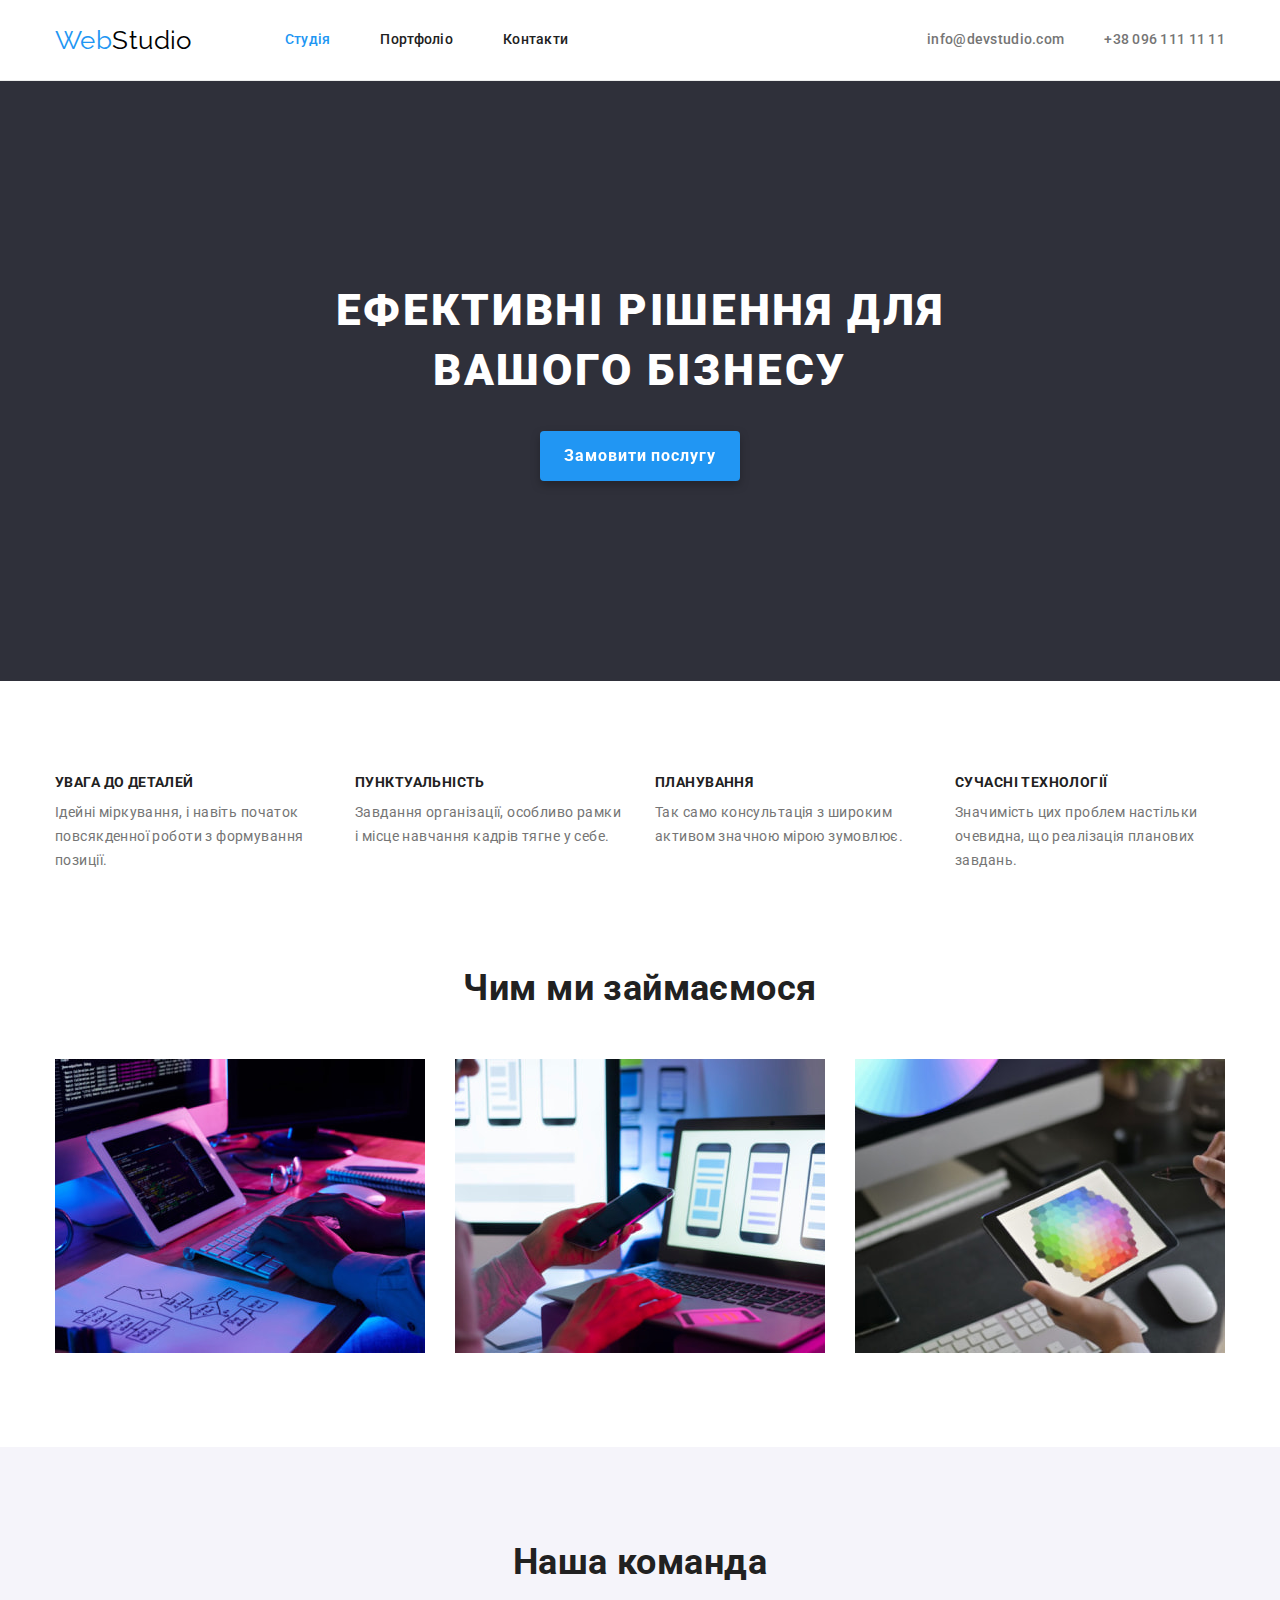
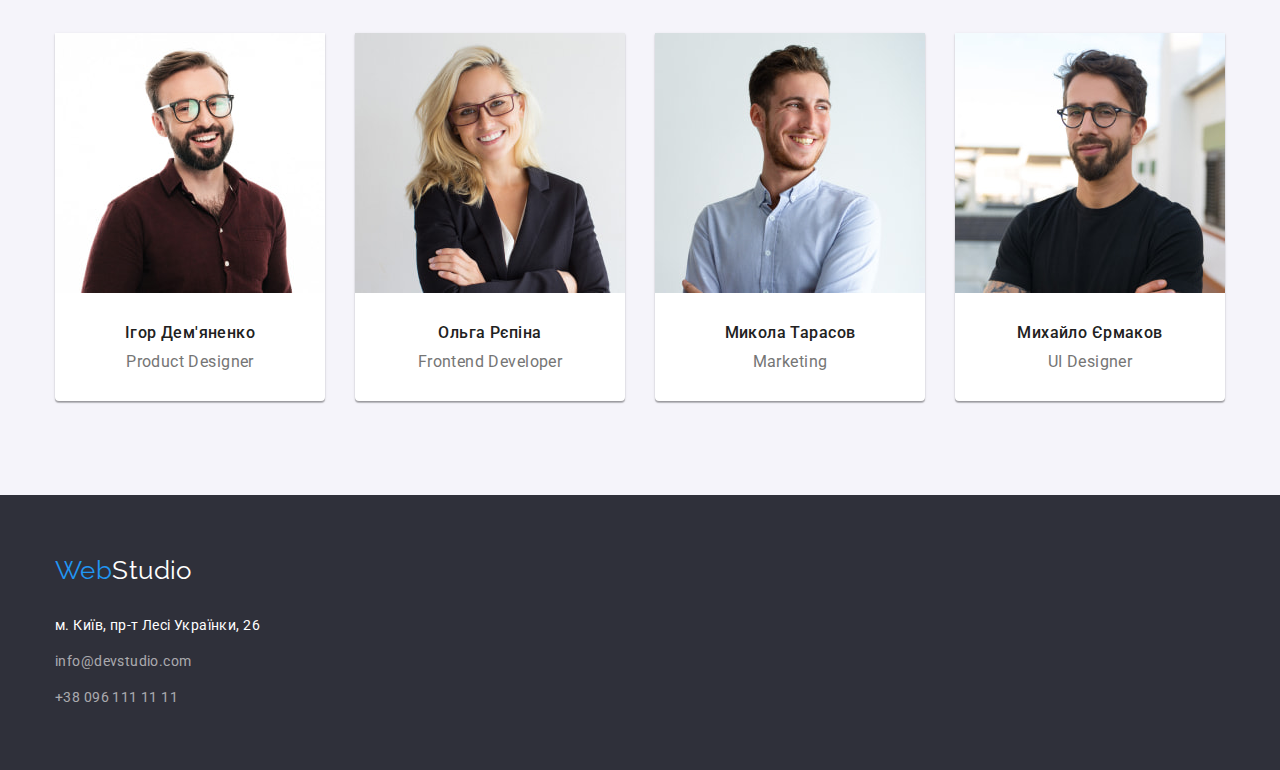
<file: index.html>
<!DOCTYPE html>
<html lang="uk">
  <head>
    <meta charset="UTF-8" />
    <meta http-equiv="X-UA-Compatible" content="IE=edge" />
    <meta name="viewport" content="width=device-width, initial-scale=1.0" />
    <title>Веб студія</title>
    <link rel="preconnect" href="https://fonts.googleapis.com" />
    <link rel="preconnect" href="https://fonts.gstatic.com" crossorigin />
    <link
      href="https://fonts.googleapis.com/css2?family=Raleway:wght@700&family=Roboto:wght@400;500;700;900&display=swap"
      rel="stylesheet"
    />
    <link
      rel="stylesheet"
      href="https://cdnjs.cloudflare.com/ajax/libs/modern-normalize/1.1.0/modern-normalize.min.css"
    />
    <link rel="stylesheet" href="./css/styles.css" />
  </head>
  <body>
    <!-- Шапка -->

    <header class="header">
      <div class="container flex">
        <nav class="nav">
          <a href="./index.html" class="logo link"
            >Web<span class="logo-item">Studio</span></a
          >

          <ul class="nav-list list">
            <li class="item">
              <a href="./index.html" class="link current">Студія</a>
            </li>
            <li class="item">
              <a href="./portfolio.html" class="link">Портфоліо</a>
            </li>
            <li class="item"><a href="" class="link">Контакти</a></li>
          </ul>
        </nav>

        <ul class="header-contact list">
          <li class="item">
            <a href="mailto:info@devstudio.com" class="link"
              >info@devstudio.com</a
            >
          </li>
          <li class="item">
            <a href="tel:+380961111111" class="link">+38 096 111 11 11</a>
          </li>
        </ul>
      </div>
    </header>

    <main>
      <!-- Герой -->

      <section class="hero">
        <div class="container">
          <h1 class="hero-title">Ефективні рішення для вашого бізнесу</h1>
          <button type="button" class="button primary">Замовити послугу</button>
        </div>
      </section>

      <!-- Друга секція Якості-->

      <section class="section">
        <div class="container">
          <h2 class="section-title visually-hidden">Особливості організації</h2>

          <ul class="qualities-list list">
            <li class="item">
              <h3 class="title">Увага до деталей</h3>
              <p class="text">
                Ідейні міркування, і навіть початок повсякденної роботи з
                формування позиції.
              </p>
            </li>
            <li class="item">
              <h3 class="title">Пунктуальність</h3>
              <p class="text">
                Завдання організації, особливо рамки і місце навчання кадрів
                тягне у себе.
              </p>
            </li>
            <li class="item">
              <h3 class="title">Планування</h3>
              <p class="text">
                Так само консультація з широким активом значною мірою зумовлює.
              </p>
            </li>
            <li class="item">
              <h3 class="title">Сучасні технології</h3>
              <p class="text">
                Значимість цих проблем настільки очевидна, що реалізація
                планових завдань.
              </p>
            </li>
          </ul>
        </div>
      </section>

      <!-- Третя секція Профіль-->

      <section class="section indent">
        <div class="container">
          <h2 class="section-title">Чим ми займаємося</h2>

          <ul class="profile list">
            <li class="item">
              <img
                class="image"
                src="./images/img_1.jpg"
                alt="Десктопні додатки"
                width="370"
              />
            </li>
            <li class="item">
              <img
                class="image"
                src="./images/img_2.jpg"
                alt="Мобільні додатки"
                width="370"
              />
            </li>
            <li class="item">
              <img
                class="image"
                src="./images/img_3.jpg"
                alt="Дизайнерські рішення"
                width="370"
              />
            </li>
          </ul>
        </div>
      </section>

      <!-- Четверта секція Команда-->

      <section class="section team-bg">
        <div class="container">
          <h2 class="section-title indent">Наша команда</h2>

          <ul class="team-list list">
            <li class="item">
              <img
                class="image"
                src="./images/fotoPorductDesinger.jpg"
                alt="Фото Ігора Дем'яненко"
                width="270"
              />
              <div class="item-body">
                <h3 class="title">Ігор Дем'яненко</h3>
                <p class="text" lang="en">Product Designer</p>
              </div>
            </li>
            <li class="item">
              <img
                class="image"
                src="./images/fotoFrontendDeveloper.jpg"
                alt="Фото Ольгі Рєпіна"
                width="270"
              />
              <div class="item-body">
                <h3 class="title">Ольга Рєпіна</h3>
                <p class="text" lang="en">Frontend Developer</p>
              </div>
            </li>
            <li class="item">
              <img
                class="image"
                src="./images/fotoMarketing.jpg"
                alt="Фото Миколи Тарасова"
                width="270"
              />
              <div class="item-body">
                <h3 class="title">Микола Тарасов</h3>
                <p class="text" lang="en">Marketing</p>
              </div>
            </li>
            <li class="item">
              <img
                class="image"
                src="./images/fotoUIDesigner.jpg"
                alt="Фото Михайло Єрмакова"
                width="270"
              />
              <div class="item-body">
                <h3 class="title">Михайло Єрмаков</h3>
                <p class="text" lang="en">UI Designer</p>
              </div>
            </li>
          </ul>
        </div>
      </section>
    </main>

    <!-- Футер -->

    <footer class="footer">
      <div class="container">
        <a href="./index.html" class="logo indent"
          >Web<span class="logo-item">Studio</span></a
        >

        <address class="address">
          м. Київ, пр-т Лесі Українки, 26
          <ul class="address-contact list">
            <li class="item">
              <a href="mailto:info@devstudio.com" class="link"
                >info@devstudio.com</a
              >
            </li>
            <li class="item">
              <a href="tel:+380961111111" class="link">+38 096 111 11 11</a>
            </li>
          </ul>
        </address>
      </div>
    </footer>
  </body>
</html>
</file>
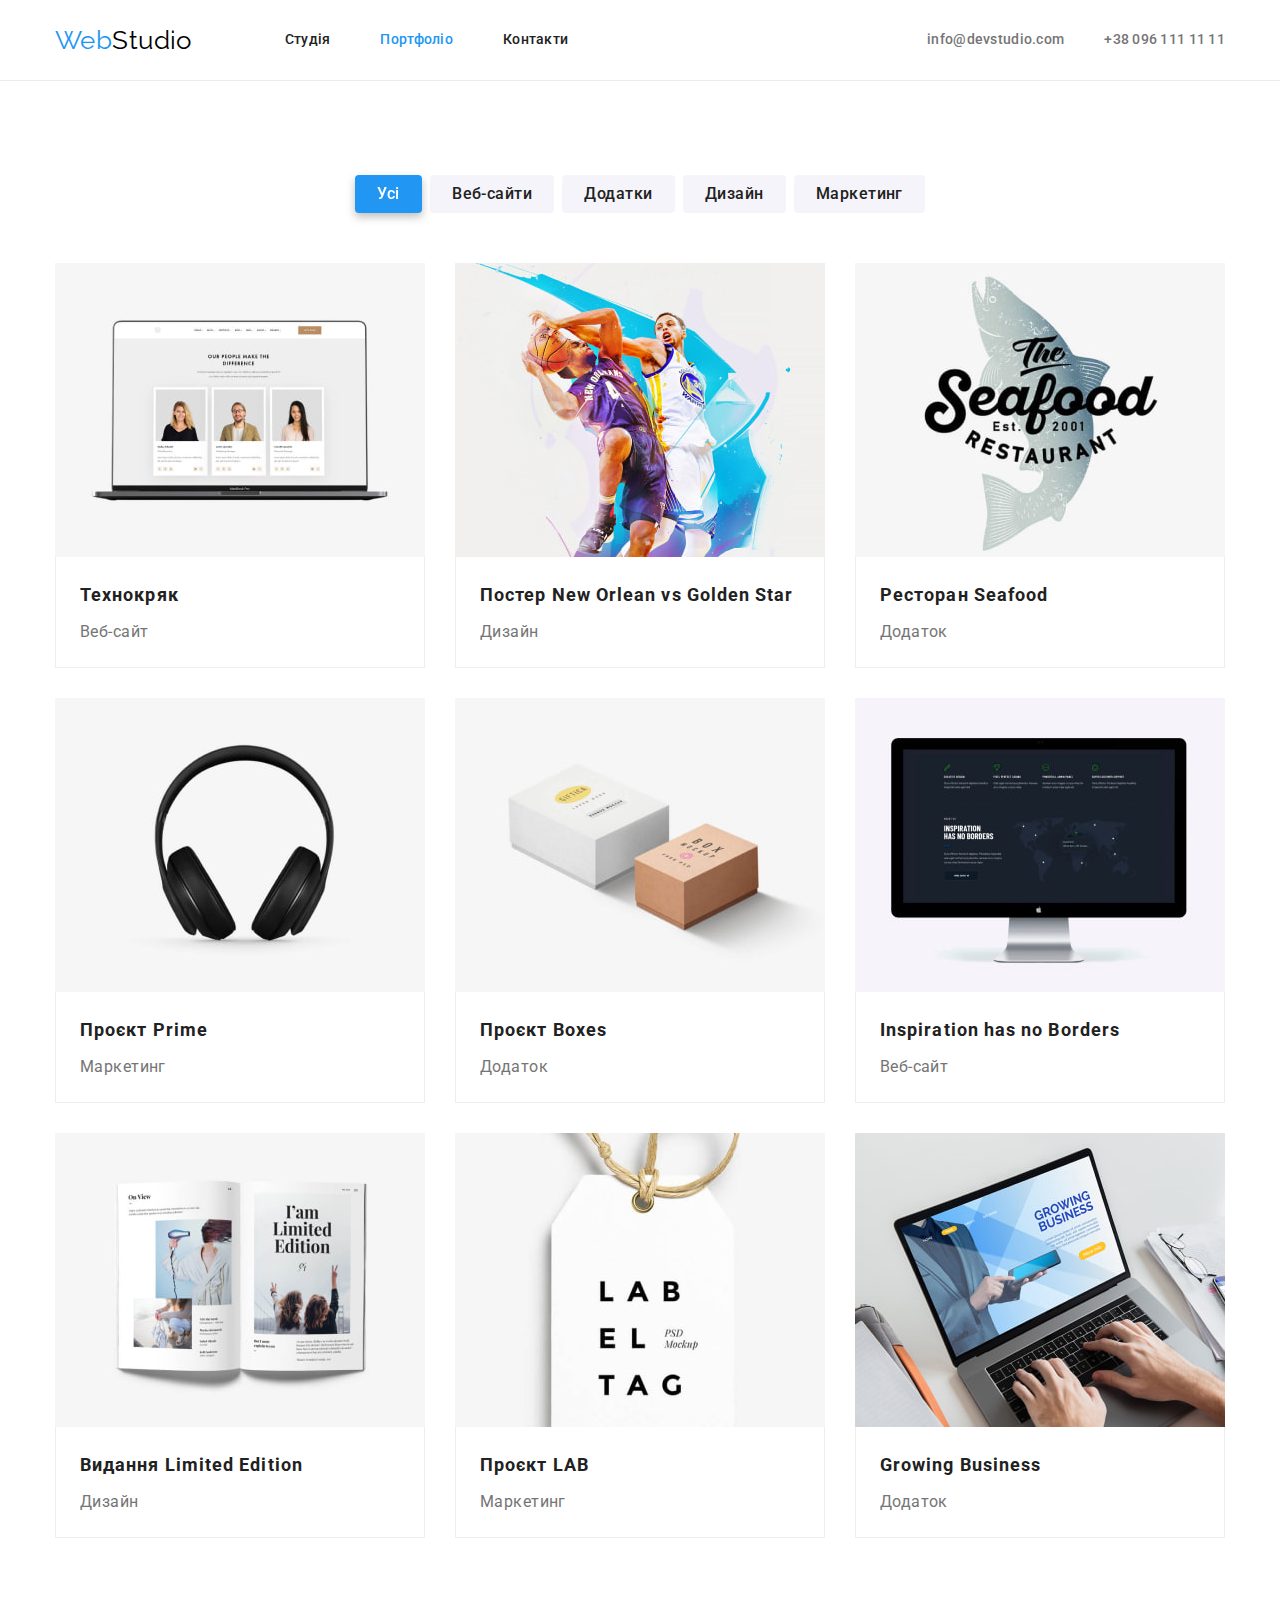
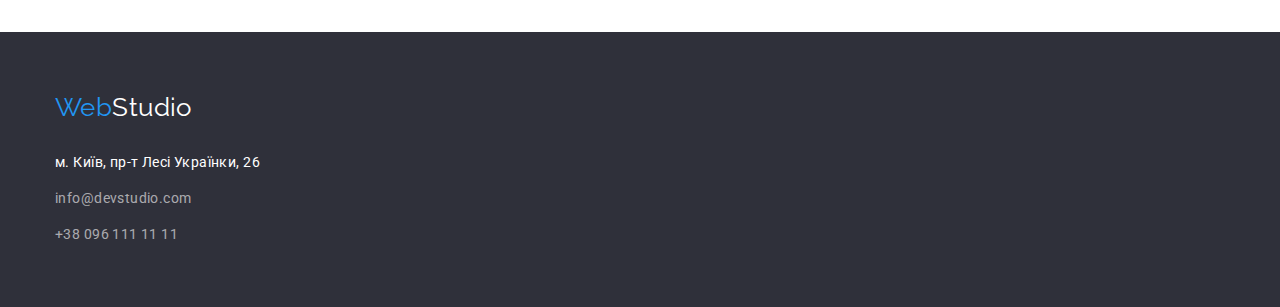
<file: portfolio.html>
<!DOCTYPE html>
<html lang="uk">
  <head>
    <meta charset="UTF-8" />
    <meta http-equiv="X-UA-Compatible" content="IE=edge" />
    <meta name="viewport" content="width=device-width, initial-scale=1.0" />
    <title>Портфоліо</title>
    <link rel="preconnect" href="https://fonts.googleapis.com" />
    <link rel="preconnect" href="https://fonts.gstatic.com" crossorigin />
    <link
      href="https://fonts.googleapis.com/css2?family=Raleway:wght@700&family=Roboto:wght@400;500;700;900&display=swap"
      rel="stylesheet"
    />
    <link
      rel="stylesheet"
      href="https://cdnjs.cloudflare.com/ajax/libs/modern-normalize/1.1.0/modern-normalize.min.css"
    />
    <link rel="stylesheet" href="./css/styles.css" />
  </head>
  <body>
    <!-- Шапка -->

    <header class="header">
      <div class="container flex">
        <nav class="nav">
          <a href="./index.html" class="logo link"
            >Web<span class="logo-item">Studio</span></a
          >

          <ul class="nav-list list">
            <li class="item"><a href="./index.html" class="link">Студія</a></li>
            <li class="item">
              <a href="./portfolio.html" class="link current">Портфоліо</a>
            </li>
            <li class="item"><a href="" class="link">Контакти</a></li>
          </ul>
        </nav>
        <ul class="header-contact list">
          <li class="item">
            <a href="mailto:info@devstudio.com" class="link"
              >info@devstudio.com</a
            >
          </li>
          <li class="item">
            <a href="tel:+380961111111" class="link">+38 096 111 11 11</a>
          </li>
        </ul>
      </div>
    </header>

    <!--  Портфоліо  -->

    <main>
      <section class="section">
        <div class="container">
          <h1  class="section-title visually-hidden">Портфоліо</h1>

          <!-- Фільтр -->

          <ul class="filter list">
            <li class="item">
              <button type="button" class="button portfolio current">
                Усі
              </button>
            </li>
            <li class="item">
              <button type="button" class="button portfolio">Веб-сайти</button>
            </li>
            <li class="item">
              <button type="button" class="button portfolio">Додатки</button>
            </li>
            <li class="item">
              <button type="button" class="button portfolio">Дизайн</button>
            </li>
            <li class="item">
              <button type="button" class="button portfolio">Маркетинг</button>
            </li>
          </ul>

          <!-- Роботи -->

          <ul class="works-list list">
            <li class="item">
              <a class="link" href="">
                <img
                  src="./images/technocrack.jpg"
                  class="image"
                  alt="Технокряк"
                  width="370"
                />
                <div class="frame">
                  <h2 class="title">Технокряк</h2>
                  <p class="text">Веб-сайт</p>
                </div>
              </a>
            </li>
            <li class="item">
              <a class="link" href="">
                <img
                  src="./images/basketball.jpg"
                  class="image"
                  alt="Постер Нью-Орлеан проти Голден Стар"
                  width="370"
                />
                <div class="frame">
                  <h2 class="title">Постер New Orlean vs Golden Star</h2>
                  <p class="text">Дизайн</p>
                </div>
              </a>
            </li>
            <li class="item">
              <a class="link" href="">
                <img
                  src="./images/seafood.jpg"
                  class="image"
                  alt="Ресторан морської їжі"
                  width="370"
                />
                <div class="frame">
                  <h2 class="title">Ресторан Seafood</h2>
                  <p class="text">Додаток</p>
                </div>
              </a>
            </li>
            <li class="item">
              <a class="link" href="">
                <img
                  src="./images/prime.jpg"
                  class="image"
                  alt="Проєкт Прайм"
                  width="370"
                />
                <div class="frame">
                  <h2 class="title">Проєкт Prime</h2>
                  <p class="text">Маркетинг</p>
                </div>
              </a>
            </li>
            <li class="item">
              <a class="link" href="">
                <img
                  src="./images/boxes.jpg"
                  class="image"
                  alt="Проєкт Коробки"
                  width="370"
                />
                <div class="frame">
                  <h2 class="title">Проєкт Boxes</h2>
                  <p class="text">Додаток</p>
                </div>
              </a>
            </li>
            <li class="item">
              <a class="link" href="">
                <img
                  class="image"
                  src="./images/inspiration.jpg"
                  alt="Натхнення не має кордонів"
                  width="370"
                />
                <div class="frame">
                  <h2 class="title" lang="en">Inspiration has no Borders</h2>
                  <p class="text">Веб-сайт</p>
                </div>
              </a>
            </li>
            <li class="item">
              <a class="link" href="">
                <img
                  class="image"
                  src="./images/edition.jpg"
                  alt="Обмежене видання"
                  width="370"
                />
                <div class="frame">
                  <h2 class="title">Видання Limited Edition</h2>
                  <p class="text">Дизайн</p>
                </div>
              </a>
            </li>
            <li class="item">
              <a class="link" href="">
                <img
                  src="./images/lab.jpg"
                  class="image"
                  alt="Проєкт Лаб"
                  width="370"
                />
                <div class="frame">
                  <h2 class="title">Проєкт LAB</h2>
                  <p class="text">Маркетинг</p>
                </div>
              </a>
            </li>
            <li class="item">
              <a class="link" href="">
                <img
                  class="image"
                  src="./images/business.jpg"
                  alt="Зростаючий бізнес"
                  width="370"
                />
                <div class="frame">
                  <h2 class="title" lang="en">Growing Business</h2>
                  <p class="text">Додаток</p>
                </div>
              </a>
            </li>
          </ul>
        </div>
      </section>
    </main>

    <!-- Футер -->

    <footer class="footer">
      <div class="container">
        <a href="./index.html" class="logo indent"
          >Web<span class="logo-item">Studio</span></a
        >

        <address class="address">
          м. Київ, пр-т Лесі Українки, 26
          <ul class="address-contact list">
            <li class="item">
              <a href="mailto:info@devstudio.com" class="link"
                >info@devstudio.com</a
              >
            </li>
            <li class="item">
              <a href="tel:+380961111111" class="link">+38 096 111 11 11</a>
            </li>
          </ul>
        </address>
      </div>
    </footer>
  </body>
</html>
</file>
<file: css/styles.css>
/* колір основного тексту #212121 */
/* колір заголовків #212121 */
/* вторинний колір тексту #757575 */
/* колір основного фону #FFFFFF */
/* вторинний колір фону #2f303a */
/* акцент #2196F3 */

:root {
  --primary-text-color: #757575;
  --title-text-color: #212121;
  --accent-color: #2196f3;
  --primary-white-color: #ffffff;
  --secondary-background-color: #2f303a;
  --third-background-color: #f5f4fa;
  --black-color: #000000;
  --transparent-white-color: rgba(255, 255, 255, 0.6);
  --curiousblue-color: #188ce8;
  --gallery-color: #eeeeee;
  --shadow-color: rgba(0, 0, 0, 0.25);
}

body {
  background-color: var(--primary-white-color);
  color: var(--primary-text-color);

  font-family: "Roboto", sans-serif;
  font-size: 14px;
  line-height: 1.71;
  letter-spacing: 0.03em;
}

.image {
  display: block;
}

.container {
  width: 1200px;
  margin-left: auto;
  margin-right: auto;
  padding-left: 15px;
  padding-right: 15px;
}

.list {
  margin: 0;
  padding: 0;
  list-style: none;
}

/* Логотип */

.logo {
  color: var(--accent-color);

  font-family: "Raleway", sans-serif;
  font-size: 26px;
  line-height: 1.19;
  text-decoration: none;
}
.container.flex {
  display: flex;
  justify-content: space-between;
  align-items: center;
}
.header {
  border-bottom: 1px solid #ececec;
}
.header .logo-item {
  color: var(--black-color);
}

/*  Навігація  */
.nav {
  display: flex;
  align-items: center;
}
.nav-list,
.header-contact {
  display: flex;

  font-weight: 500;
  line-height: 1.14;
  letter-spacing: 0.02em;
}
.nav-list {
  margin-left: 93px;
}
.nav-list .item:not(:last-child) {
  margin-right: 50px;
}
.nav-list .link {
  display: block;
  padding-top: 32px;
  padding-bottom: 32px;

  color: var(--title-text-color);
  text-decoration: none;
}

.nav-list .link.current {
  color: var(--accent-color);
}
.header-contact .item + .item {
  margin-left: 40px;
}
.header-contact .link {
  padding-top: 32px;
  padding-bottom: 32px;

  color: var(--primary-text-color);
  text-decoration: none;
}

/*  Герой  */

.hero {
  padding-top: 200px;
  padding-bottom: 200px;

  background-color: var(--secondary-background-color);
  text-align: center;
}
.hero-title {
  max-width: 696px;
  margin-top: 0;
  margin-bottom: 30px;
  margin-left: auto;
  margin-right: auto;

  color: var(--primary-white-color);

  font-weight: 900;
  font-size: 44px;
  line-height: 1.36;
  letter-spacing: 0.06em;
  text-transform: uppercase;
}

/*  Секція  */

.section {
  padding-bottom: 94px;
  padding-top: 94px;
}
.section.indent {
  padding-top: 0;
}
.section-title {
  margin-top: 0;
  margin-bottom: 0;

  color: var(--title-text-color);

  font-weight: 700;
  font-size: 36px;
  line-height: 1.17;
  text-align: center;
}
.visually-hidden {
  position: absolute;
  width: 1px;
  height: 1px;
  margin: -1px;
  border: 0;
  padding: 0;

  white-space: nowrap;
  clip-path: inset(100%);
  clip: rect(0 0 0 0);
  overflow: hidden;
}
.section .section-title {
  margin-bottom: 50px;
}

/*  Якості  */

.qualities-list {
  display: flex;
}
.qualities-list .item,
.team-list .item {
  width: calc((100% - 90px) / 4);
  margin-right: 30px;
}
.qualities-list .item:last-child,
.team-list .item:last-child {
  margin-right: 0px;
}

.qualities-list .title {
  margin-top: 0;
  margin-bottom: 10px;

  color: var(--title-text-color);
  font-size: inherit;
  font-weight: 700;
  line-height: 1.14;
  text-transform: uppercase;
}
.qualities-list .text {
  margin-top: 0;
  margin-bottom: 0;
}

/*  Профіль  */

.profile {
  display: flex;
}
.profile .item {
  width: calc((100% - 60px) / 3)
}
.profile .item:not(:last-child) {
  margin-right: 30px;
}

/* Команда */

.section.team-bg {
  background-color: var(--third-background-color);
}
.team-list {
  display: flex;
  justify-content: space-between;
}
.team-list .item {
  background-color: var(--primary-white-color);
  box-shadow: 0px 1px 3px rgba(0, 0, 0, 0.12), 0px 1px 1px rgba(0, 0, 0, 0.14),
    0px 2px 1px rgba(0, 0, 0, 0.2);
  border-radius: 0px 0px 4px 4px;

  font-size: 16px;
  line-height: 1.19;
  text-align: center;
}
.team-list .item-body {
  padding-top: 30px;
  padding-bottom: 30px;
  padding-left: 10px;
  padding-right: 10px;
}
.team-list .title {
  color: var(--title-text-color);

  font-weight: 500;
  font-size: inherit;
}
.team-list .image,
.team-list .text,
.team-list .title {
  margin-top: 0;
  margin-bottom: 0;
}
.team-list .title {
  margin-bottom: 10px;
}

/*  Футер  */

.footer {
  background-color: var(--secondary-background-color);
  padding-top: 60px;
  padding-bottom: 60px;
}
.logo.indent {
  display: inline-block;
  margin-bottom: 28px;
}
.footer .logo-item {
  color: var(--primary-white-color);
}
.address {
  color: var(--primary-white-color);

  font-style: inherit;
}
.address-contact .link {
  color: var(--transparent-white-color);
  text-decoration: none;
}
.address-contact {
  margin-top: 12px;
}
.address-contact .item:first-child {
  margin-bottom: 12px;
}

.link:hover,
.link:focus {
  color: var(--accent-color);
}

/*  Кнопка  */

.button {
  background-color: var(--primary-white-color);
  color: var(--title-text-color);

  font-family: inherit;
  font-weight: 700;
  font-size: 16px;
  line-height: 1.89;
  letter-spacing: 0.06em;
  cursor: pointer;

  border-radius: 4px;
}

.button.primary {
  background-color: var(--accent-color);
  color: var(--primary-white-color);

  padding: 10px 24px;
  border-width: 0;
  min-width: 200px;
  filter: drop-shadow(0px 4px 4px var(--shadow-color));
}
.button.primary:hover,
.button.primary:focus {
  background-color: var(--curiousblue-color);
}

/*  Портфоліо  */

/*  Фільтр  */
.filter {
  display: flex;
  justify-content: center;
  margin-bottom: 50px;
}
.filter .item {
  margin-right: 8px;
}
.filter .item:last-child {
  margin-right: 0;
}
.button.portfolio {
  padding: 6px 22px;
  border-width: 0;
  min-width: 67px;
  background-color: var(--third-background-color);

  font-weight: 500;
  line-height: 1.62;
  letter-spacing: 0.03em;
}
.button.current,
.button.portfolio:hover,
.button.portfolio:focus {
  background-color: var(--accent-color);
  color: var(--primary-white-color);
  filter: drop-shadow(0px 4px 4px var(--shadow-color));
}

/*  Роботи  */

.works-list {
  display: flex;
  flex-wrap: wrap;
}
.works-list .item {
  width: calc((100% - 60px) / 3);
  margin-right: 30px;
  margin-bottom: 30px;

  background-color: var(--primary-white-color);
}
.works-list .item:nth-child(3n) {
  margin-right: 0px;
}
.works-list .item:nth-last-child(-n + 3) {
  margin-bottom: 0px;
}
.works-list .link {
  text-decoration: none;
}
.works-list .title {
  margin-top: 0;
  margin-bottom: 4px;
  color: var(--title-text-color);

  font-weight: 700;
  font-size: 18px;
  line-height: 2;
  letter-spacing: 0.06em;
}
.works-list .text {
  margin-top: 0;
  margin-bottom: 0;
  color: var(--primary-text-color);

  font-size: 16px;
  line-height: 1.88;
}
.frame {
  border-left: 1px solid var(--gallery-color);
  border-right: 1px solid var(--gallery-color);
  border-bottom: 1px solid var(--gallery-color);
  padding-top: 20px;
  padding-bottom: 20px;
  padding-left: 24px;
  padding-right: 24px;
}
</file>
